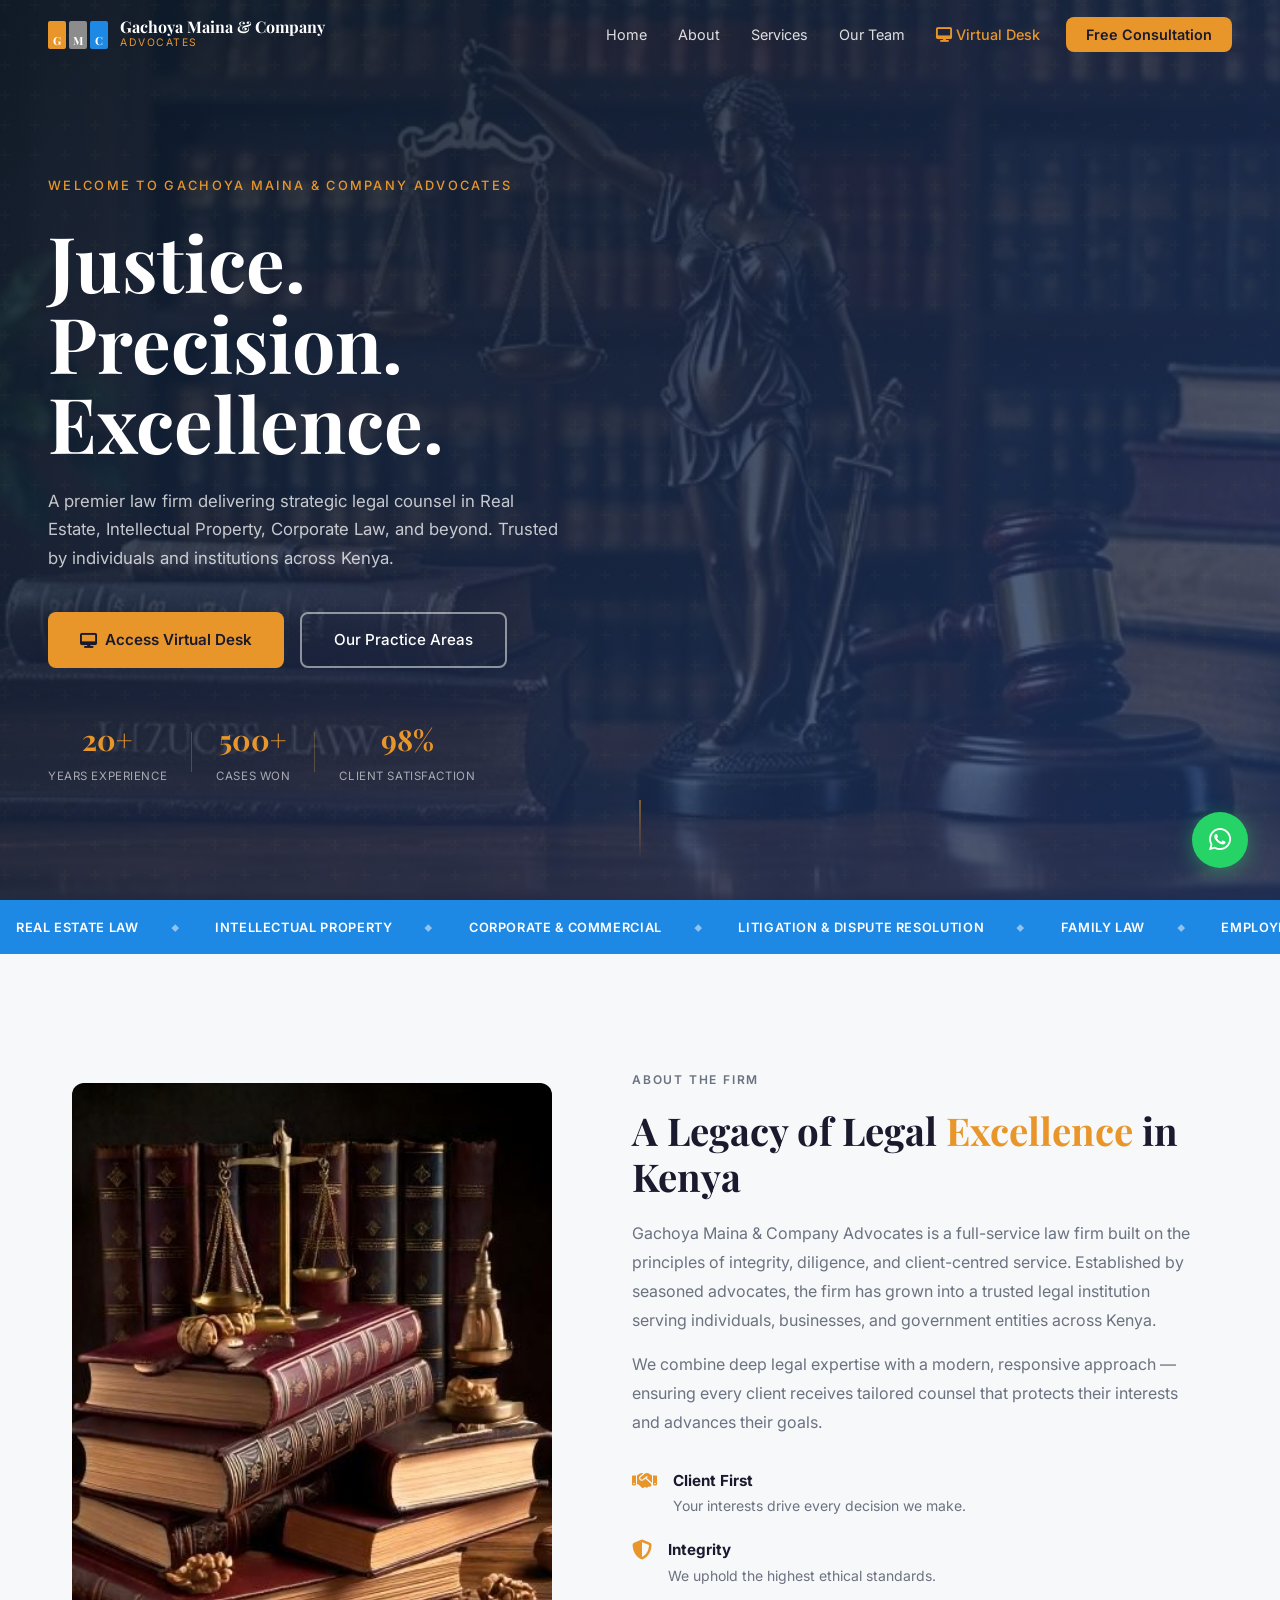
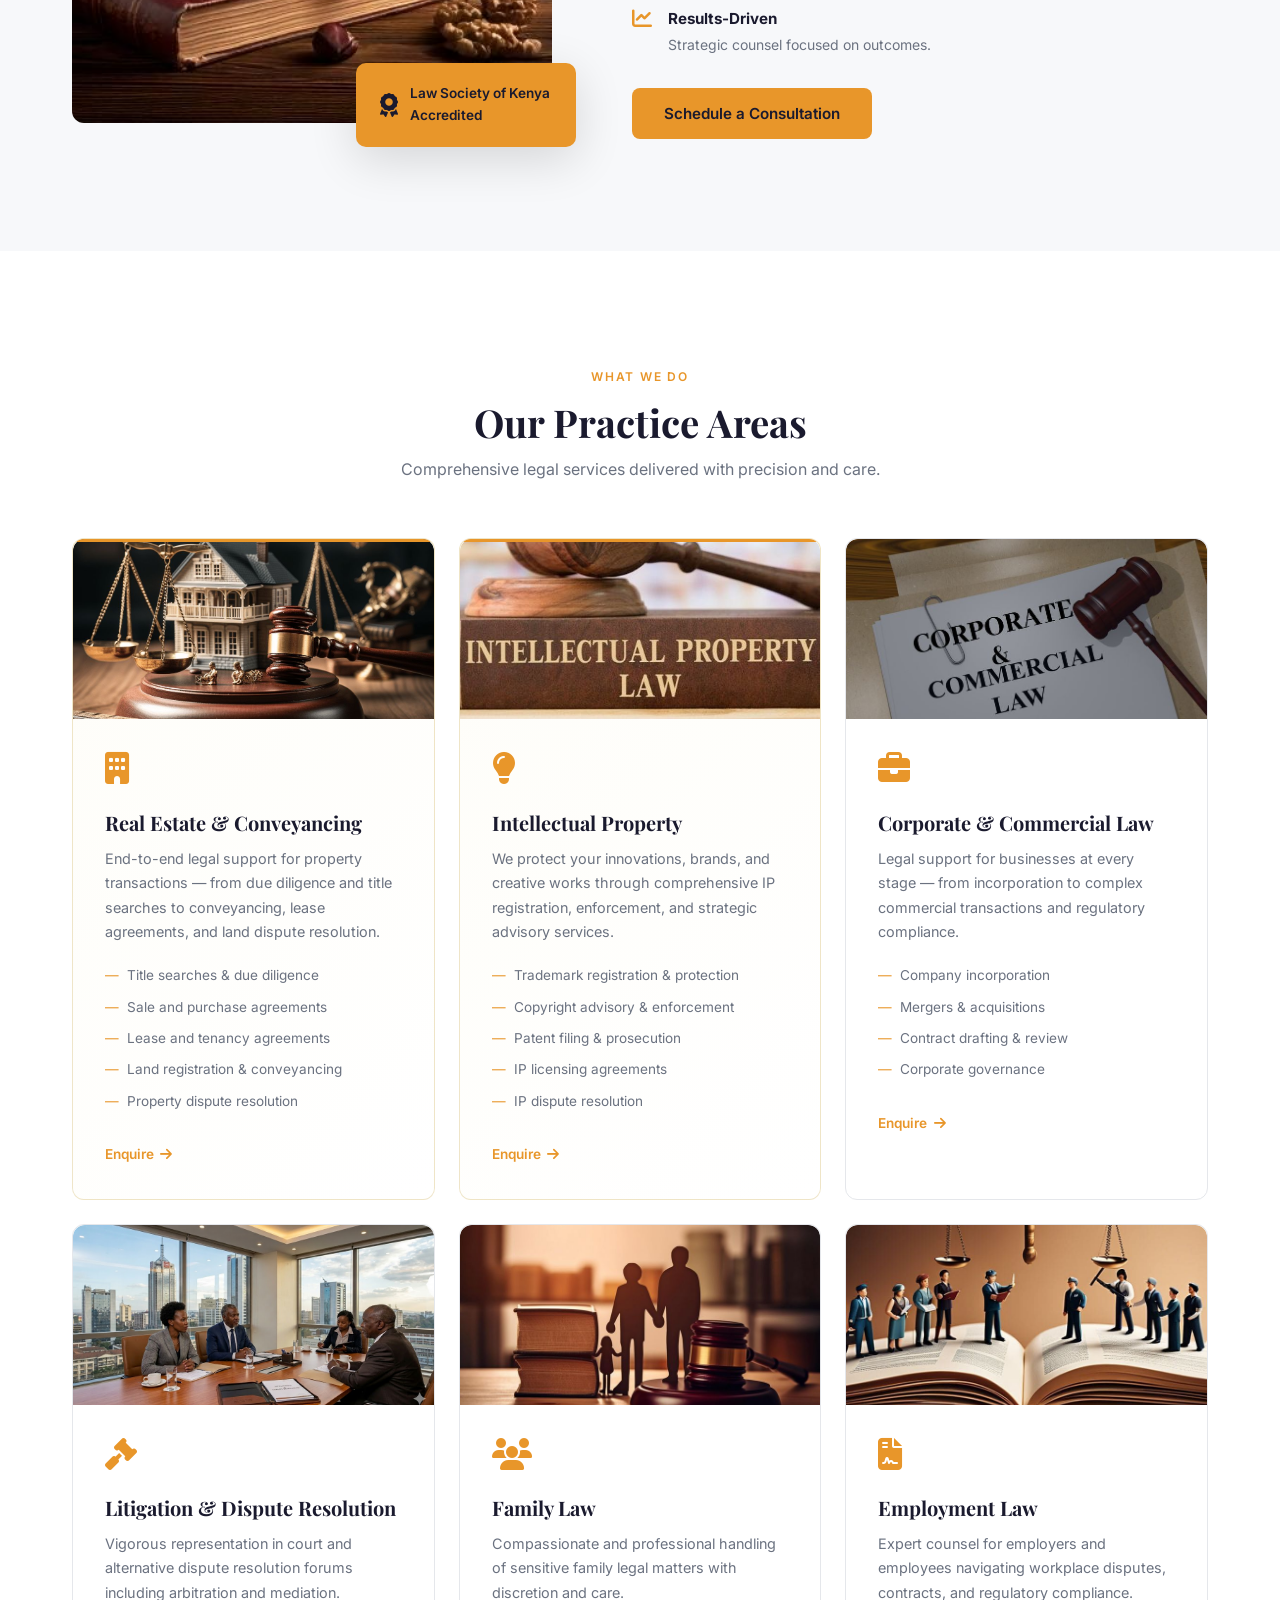
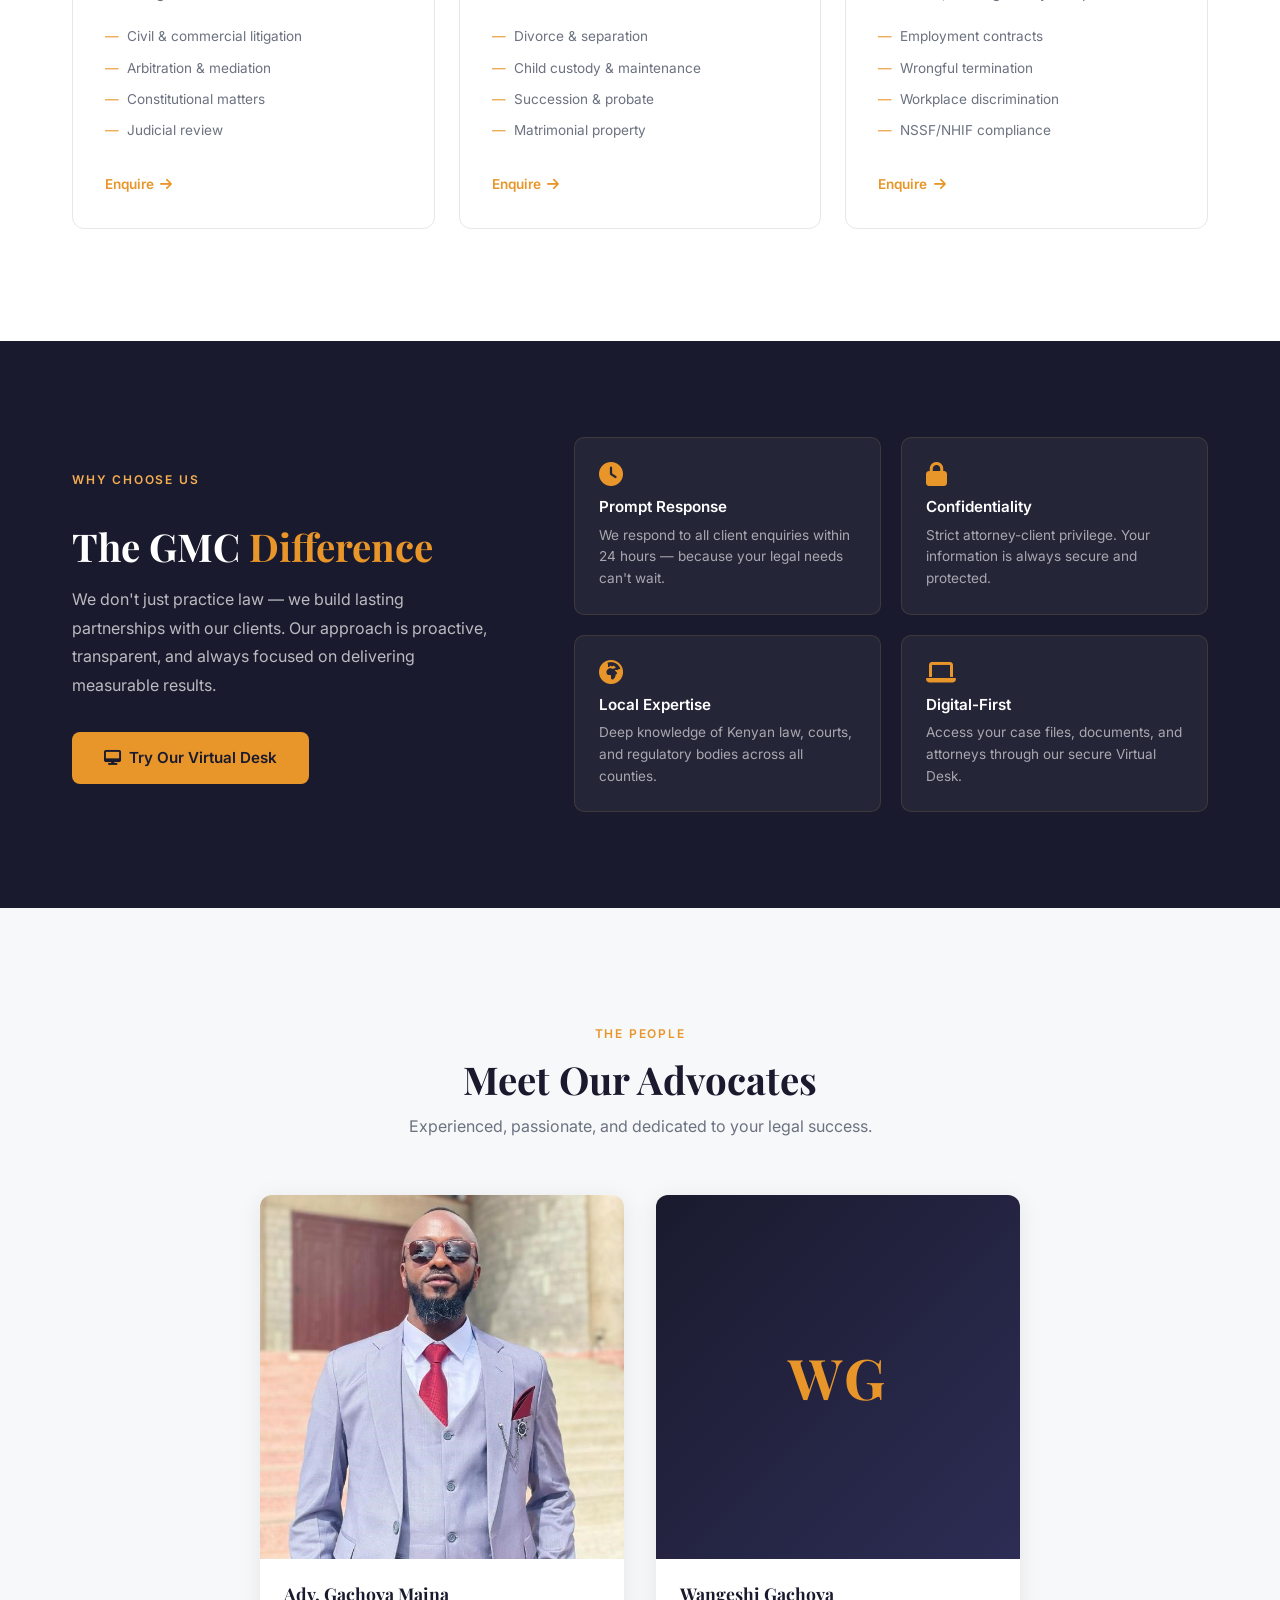
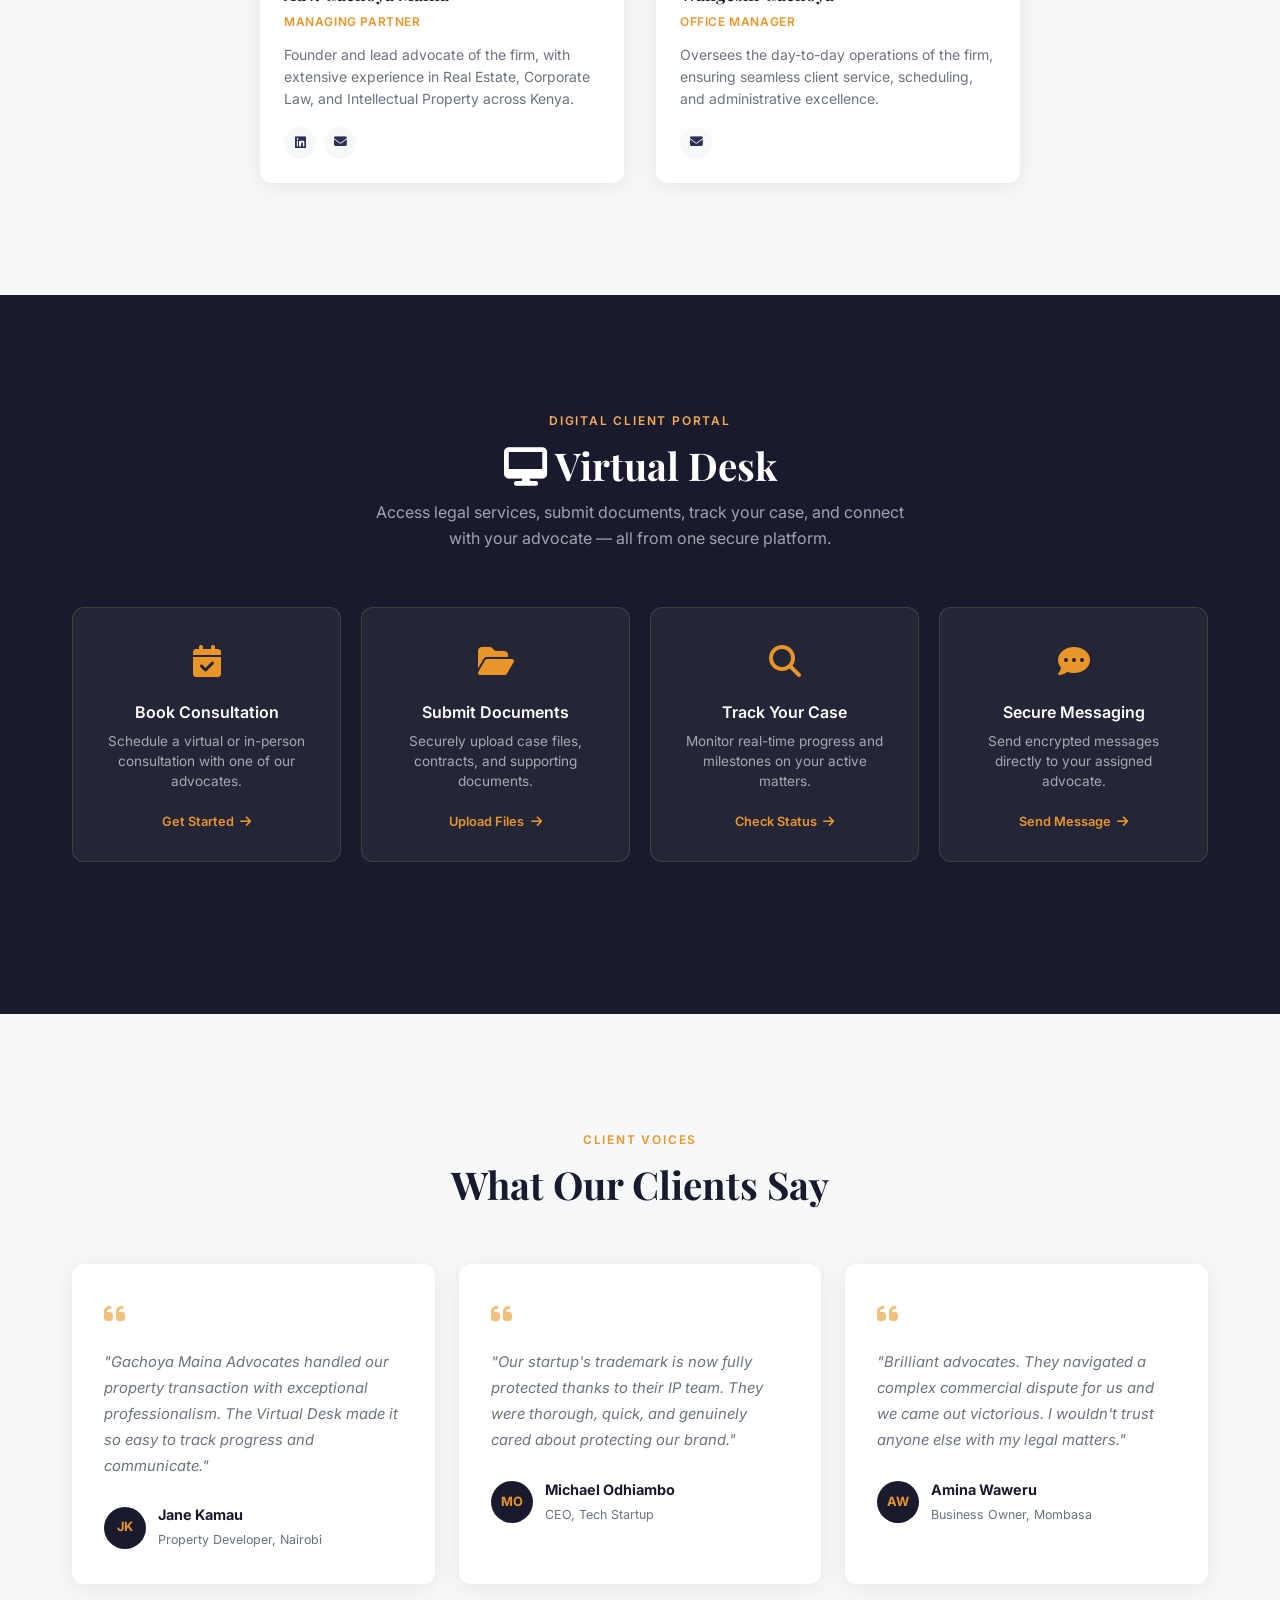
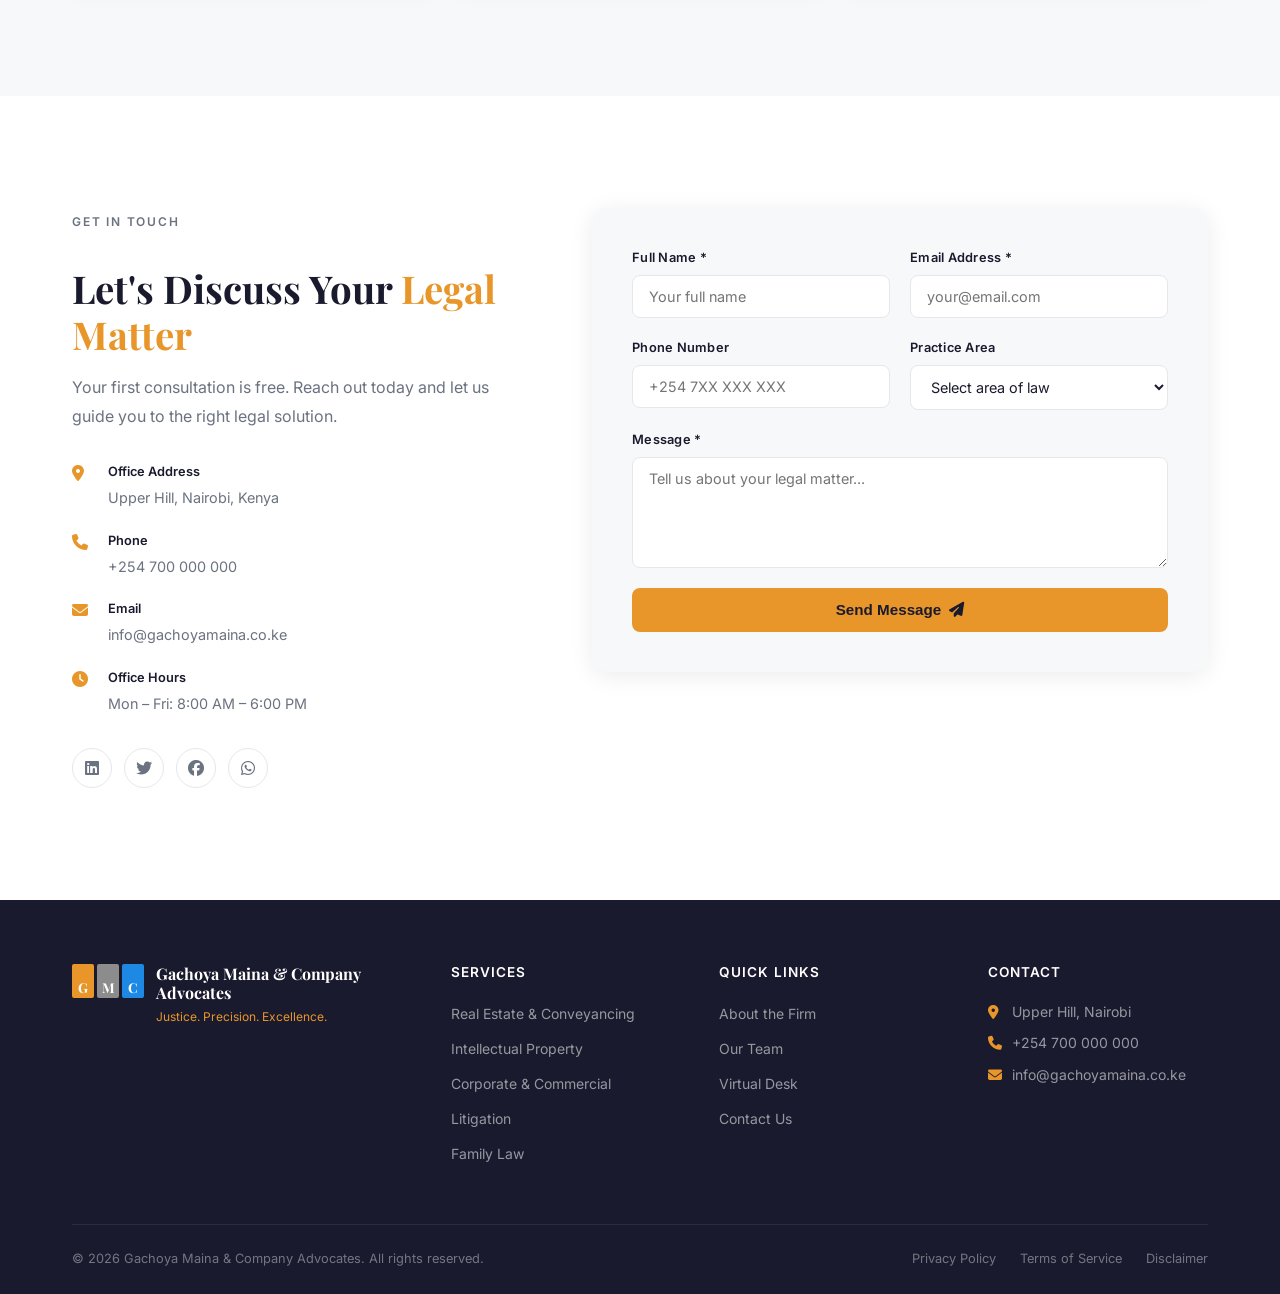
<file: index.html>
<!DOCTYPE html>
<html lang="en">
<head>
  <meta charset="UTF-8" />
  <meta name="viewport" content="width=device-width, initial-scale=1.0" />
  <title>Gachoya Maina & Company Advocates | Legal Excellence</title>
  <link rel="stylesheet" href="style.css" />
  <link href="https://fonts.googleapis.com/css2?family=Playfair+Display:wght@400;600;700&family=Inter:wght@300;400;500;600&display=swap" rel="stylesheet" />
  <link rel="stylesheet" href="https://cdnjs.cloudflare.com/ajax/libs/font-awesome/6.5.0/css/all.min.css" />
</head>
<body>

  <!-- NAV -->
  <nav id="navbar">
    <div class="nav-brand">
      <div class="nav-logo-gmc">
        <div class="gmc-block gmc-g">G</div>
        <div class="gmc-block gmc-m">M</div>
        <div class="gmc-block gmc-c">C</div>
      </div>
      <div class="nav-brand-text">
        <span class="firm-name">Gachoya Maina & Company</span>
        <span class="firm-type">Advocates</span>
      </div>
    </div>
    <ul class="nav-links" id="navLinks">
      <li><a href="#home">Home</a></li>
      <li><a href="#about">About</a></li>
      <li><a href="#services">Services</a></li>
      <li><a href="#team">Our Team</a></li>
      <li><a href="virtual-desk.html" class="nav-vdesk"><i class="fas fa-desktop"></i> Virtual Desk</a></li>
      <li><a href="#contact" class="btn-consult">Free Consultation</a></li>
    </ul>
    <button class="hamburger" id="hamburger"><i class="fas fa-bars"></i></button>
  </nav>

  <!-- HERO -->
  <section id="home" class="hero">
    <div class="hero-bg"></div>
    <div class="hero-overlay"></div>
    <div class="hero-content">
      <p class="hero-eyebrow">Welcome to Gachoya Maina & Company Advocates</p>
      <h1 class="hero-title">Justice.<br/>Precision.<br/>Excellence.</h1>
      <p class="hero-desc">A premier law firm delivering strategic legal counsel in Real Estate, Intellectual Property, Corporate Law, and beyond. Trusted by individuals and institutions across Kenya.</p>
      <div class="hero-cta">
        <a href="virtual-desk.html" class="btn-primary"><i class="fas fa-desktop"></i> Access Virtual Desk</a>
        <a href="#services" class="btn-outline">Our Practice Areas</a>
      </div>
      <div class="hero-badges">
        <div class="badge"><span class="badge-num">20+</span><span class="badge-label">Years Experience</span></div>
        <div class="badge-divider"></div>
        <div class="badge"><span class="badge-num">500+</span><span class="badge-label">Cases Won</span></div>
        <div class="badge-divider"></div>
        <div class="badge"><span class="badge-num">98%</span><span class="badge-label">Client Satisfaction</span></div>
      </div>
    </div>
    <div class="hero-scroll"><span></span></div>
  </section>

  <!-- MARQUEE -->
  <div class="marquee-bar">
    <div class="marquee-track">
      <span>Real Estate Law</span><span class="dot">◆</span>
      <span>Intellectual Property</span><span class="dot">◆</span>
      <span>Corporate & Commercial</span><span class="dot">◆</span>
      <span>Litigation & Dispute Resolution</span><span class="dot">◆</span>
      <span>Family Law</span><span class="dot">◆</span>
      <span>Employment Law</span><span class="dot">◆</span>
      <span>Conveyancing</span><span class="dot">◆</span>
      <span>Real Estate Law</span><span class="dot">◆</span>
      <span>Intellectual Property</span><span class="dot">◆</span>
      <span>Corporate & Commercial</span><span class="dot">◆</span>
      <span>Litigation & Dispute Resolution</span><span class="dot">◆</span>
      <span>Family Law</span><span class="dot">◆</span>
      <span>Employment Law</span><span class="dot">◆</span>
      <span>Conveyancing</span><span class="dot">◆</span>
    </div>
  </div>

  <!-- ABOUT -->
  <section id="about" class="about">
    <div class="container about-grid">
      <div class="about-visual">
        <div class="about-img-frame">
          <div class="about-img-placeholder">
            <img src="Images/Gachoya maina Image 1.jpg" alt="Law books with scales of justice" />
          </div>
          <div class="about-accent-box">
            <i class="fas fa-award"></i>
            <p>Law Society of Kenya Accredited</p>
          </div>
        </div>
      </div>
      <div class="about-text">
        <p class="section-label">About the Firm</p>
        <h2>A Legacy of Legal <span class="gold">Excellence</span> in Kenya</h2>
        <p>Gachoya Maina & Company Advocates is a full-service law firm built on the principles of integrity, diligence, and client-centred service. Established by seasoned advocates, the firm has grown into a trusted legal institution serving individuals, businesses, and government entities across Kenya.</p>
        <p>We combine deep legal expertise with a modern, responsive approach — ensuring every client receives tailored counsel that protects their interests and advances their goals.</p>
        <div class="about-pillars">
          <div class="pillar">
            <i class="fas fa-handshake"></i>
            <div>
              <strong>Client First</strong>
              <span>Your interests drive every decision we make.</span>
            </div>
          </div>
          <div class="pillar">
            <i class="fas fa-shield-alt"></i>
            <div>
              <strong>Integrity</strong>
              <span>We uphold the highest ethical standards.</span>
            </div>
          </div>
          <div class="pillar">
            <i class="fas fa-chart-line"></i>
            <div>
              <strong>Results-Driven</strong>
              <span>Strategic counsel focused on outcomes.</span>
            </div>
          </div>
        </div>
        <a href="#contact" class="btn-primary">Schedule a Consultation</a>
      </div>
    </div>
  </section>

  <!-- SERVICES -->
  <section id="services" class="services">
    <div class="container">
      <div class="section-header center">
        <p class="section-label">What We Do</p>
        <h2>Our Practice Areas</h2>
        <p class="section-sub">Comprehensive legal services delivered with precision and care.</p>
      </div>
      <div class="services-grid">

        <div class="service-card featured">
          <div class="service-card-img"><img src="Images/real Estate law image.jpg" alt="Real Estate Law" /></div>
          <div class="service-icon"><i class="fas fa-building"></i></div>
          <h3>Real Estate & Conveyancing</h3>
          <p>End-to-end legal support for property transactions — from due diligence and title searches to conveyancing, lease agreements, and land dispute resolution.</p>
          <ul class="service-list">
            <li>Title searches & due diligence</li>
            <li>Sale and purchase agreements</li>
            <li>Lease and tenancy agreements</li>
            <li>Land registration & conveyancing</li>
            <li>Property dispute resolution</li>
          </ul>
          <a href="#contact" class="service-link">Enquire <i class="fas fa-arrow-right"></i></a>
        </div>

        <div class="service-card featured">
          <div class="service-card-img"><img src="Images/Intellectual property law.jpg" alt="Intellectual Property Law" /></div>
          <div class="service-icon"><i class="fas fa-lightbulb"></i></div>
          <h3>Intellectual Property</h3>
          <p>We protect your innovations, brands, and creative works through comprehensive IP registration, enforcement, and strategic advisory services.</p>
          <ul class="service-list">
            <li>Trademark registration & protection</li>
            <li>Copyright advisory & enforcement</li>
            <li>Patent filing & prosecution</li>
            <li>IP licensing agreements</li>
            <li>IP dispute resolution</li>
          </ul>
          <a href="#contact" class="service-link">Enquire <i class="fas fa-arrow-right"></i></a>
        </div>

        <div class="service-card">
          <div class="service-card-img"><img src="Images/Corporate Law.jpg" alt="Corporate Law" /></div>
          <div class="service-icon"><i class="fas fa-briefcase"></i></div>
          <h3>Corporate & Commercial Law</h3>
          <p>Legal support for businesses at every stage — from incorporation to complex commercial transactions and regulatory compliance.</p>
          <ul class="service-list">
            <li>Company incorporation</li>
            <li>Mergers & acquisitions</li>
            <li>Contract drafting & review</li>
            <li>Corporate governance</li>
          </ul>
          <a href="#contact" class="service-link">Enquire <i class="fas fa-arrow-right"></i></a>
        </div>

        <div class="service-card">
          <div class="service-card-img"><img src="Images/Litigation & Dispute Resolution.jfif" alt="Litigation & Dispute Resolution" /></div>
          <div class="service-icon"><i class="fas fa-gavel"></i></div>
          <h3>Litigation & Dispute Resolution</h3>
          <p>Vigorous representation in court and alternative dispute resolution forums including arbitration and mediation.</p>
          <ul class="service-list">
            <li>Civil & commercial litigation</li>
            <li>Arbitration & mediation</li>
            <li>Constitutional matters</li>
            <li>Judicial review</li>
          </ul>
          <a href="#contact" class="service-link">Enquire <i class="fas fa-arrow-right"></i></a>
        </div>

        <div class="service-card">
          <div class="service-card-img"><img src="Images/Family law.jpg" alt="Family Law" /></div>
          <div class="service-icon"><i class="fas fa-users"></i></div>
          <h3>Family Law</h3>
          <p>Compassionate and professional handling of sensitive family legal matters with discretion and care.</p>
          <ul class="service-list">
            <li>Divorce & separation</li>
            <li>Child custody & maintenance</li>
            <li>Succession & probate</li>
            <li>Matrimonial property</li>
          </ul>
          <a href="#contact" class="service-link">Enquire <i class="fas fa-arrow-right"></i></a>
        </div>

        <div class="service-card">
          <div class="service-card-img"><img src="Images/Employment Law.jpg" alt="Employment Law" /></div>
          <div class="service-icon"><i class="fas fa-file-contract"></i></div>
          <h3>Employment Law</h3>
          <p>Expert counsel for employers and employees navigating workplace disputes, contracts, and regulatory compliance.</p>
          <ul class="service-list">
            <li>Employment contracts</li>
            <li>Wrongful termination</li>
            <li>Workplace discrimination</li>
            <li>NSSF/NHIF compliance</li>
          </ul>
          <a href="#contact" class="service-link">Enquire <i class="fas fa-arrow-right"></i></a>
        </div>

      </div>
    </div>
  </section>

  <!-- WHY US -->
  <section class="why-us">
    <div class="container">
      <div class="why-us-inner">
        <div class="why-text">
          <p class="section-label light">Why Choose Us</p>
          <h2>The GMC <span class="gold">Difference</span></h2>
          <p>We don't just practice law — we build lasting partnerships with our clients. Our approach is proactive, transparent, and always focused on delivering measurable results.</p>
          <a href="virtual-desk.html" class="btn-primary"><i class="fas fa-desktop"></i> Try Our Virtual Desk</a>
        </div>
        <div class="why-cards">
          <div class="why-card">
            <i class="fas fa-clock"></i>
            <h4>Prompt Response</h4>
            <p>We respond to all client enquiries within 24 hours — because your legal needs can't wait.</p>
          </div>
          <div class="why-card">
            <i class="fas fa-lock"></i>
            <h4>Confidentiality</h4>
            <p>Strict attorney-client privilege. Your information is always secure and protected.</p>
          </div>
          <div class="why-card">
            <i class="fas fa-globe-africa"></i>
            <h4>Local Expertise</h4>
            <p>Deep knowledge of Kenyan law, courts, and regulatory bodies across all counties.</p>
          </div>
          <div class="why-card">
            <i class="fas fa-laptop"></i>
            <h4>Digital-First</h4>
            <p>Access your case files, documents, and attorneys through our secure Virtual Desk.</p>
          </div>
        </div>
      </div>
    </div>
  </section>

  <!-- TEAM -->
  <section id="team" class="team">
    <div class="container">
      <div class="section-header center">
        <p class="section-label">The People</p>
        <h2>Meet Our Advocates</h2>
        <p class="section-sub">Experienced, passionate, and dedicated to your legal success.</p>
      </div>
      <div class="team-grid team-grid--two">
        <div class="team-card">
          <div class="team-photo">
            <img src="Images/Gachoya Maina profile.jpg" alt="Adv. Gachoya Maina" />
          </div>
          <div class="team-info">
            <h3>Adv. Gachoya Maina</h3>
            <span class="team-role">Managing Partner</span>
            <p>Founder and lead advocate of the firm, with extensive experience in Real Estate, Corporate Law, and Intellectual Property across Kenya.</p>
            <div class="team-socials">
              <a href="#"><i class="fab fa-linkedin"></i></a>
              <a href="#"><i class="fas fa-envelope"></i></a>
            </div>
          </div>
        </div>
        <div class="team-card">
          <div class="team-photo team-photo--initials">
            <span>WG</span>
          </div>
          <div class="team-info">
            <h3>Wangeshi Gachoya</h3>
            <span class="team-role">Office Manager</span>
            <p>Oversees the day-to-day operations of the firm, ensuring seamless client service, scheduling, and administrative excellence.</p>
            <div class="team-socials">
              <a href="#"><i class="fas fa-envelope"></i></a>
            </div>
          </div>
        </div>
      </div>
    </div>
  </section>

  <!-- VIRTUAL DESK -->
  <section id="virtual-desk" class="virtual-desk">
    <div class="container">
      <div class="section-header center">
        <p class="section-label">Digital Client Portal</p>
        <h2><i class="fas fa-desktop"></i> Virtual Desk</h2>
        <p class="section-sub">Access legal services, submit documents, track your case, and connect with your advocate — all from one secure platform.</p>
      </div>

      <div class="vdesk-features">
        <div class="vdesk-feature" onclick="openVDesk('consultation')">
          <div class="vdesk-icon"><i class="fas fa-calendar-check"></i></div>
          <h4>Book Consultation</h4>
          <p>Schedule a virtual or in-person consultation with one of our advocates.</p>
          <span class="vdesk-cta">Get Started <i class="fas fa-arrow-right"></i></span>
        </div>
        <div class="vdesk-feature" onclick="openVDesk('documents')">
          <div class="vdesk-icon"><i class="fas fa-folder-open"></i></div>
          <h4>Submit Documents</h4>
          <p>Securely upload case files, contracts, and supporting documents.</p>
          <span class="vdesk-cta">Upload Files <i class="fas fa-arrow-right"></i></span>
        </div>
        <div class="vdesk-feature" onclick="openVDesk('tracker')">
          <div class="vdesk-icon"><i class="fas fa-search"></i></div>
          <h4>Track Your Case</h4>
          <p>Monitor real-time progress and milestones on your active matters.</p>
          <span class="vdesk-cta">Check Status <i class="fas fa-arrow-right"></i></span>
        </div>
        <div class="vdesk-feature" onclick="openVDesk('message')">
          <div class="vdesk-icon"><i class="fas fa-comment-dots"></i></div>
          <h4>Secure Messaging</h4>
          <p>Send encrypted messages directly to your assigned advocate.</p>
          <span class="vdesk-cta">Send Message <i class="fas fa-arrow-right"></i></span>
        </div>
      </div>

      <div class="vdesk-portal" id="vdeskPortal">

        <!-- Consultation Tab -->
        <div class="vdesk-tab" id="tab-consultation">
          <div class="vdesk-tab-header">
            <h3><i class="fas fa-calendar-check"></i> Book a Consultation</h3>
            <button class="tab-close" onclick="closeVDesk()"><i class="fas fa-times"></i></button>
          </div>
          <form class="vdesk-form" onsubmit="handleVDeskSubmit(event, 'consultation')">
            <div class="form-row">
              <div class="form-group">
                <label>Full Name *</label>
                <input type="text" placeholder="Your full name" required />
              </div>
              <div class="form-group">
                <label>Email Address *</label>
                <input type="email" placeholder="your@email.com" required />
              </div>
            </div>
            <div class="form-row">
              <div class="form-group">
                <label>Phone Number *</label>
                <input type="tel" placeholder="+254 7XX XXX XXX" required />
              </div>
              <div class="form-group">
                <label>Practice Area *</label>
                <select required>
                  <option value="">Select area of law</option>
                  <option>Real Estate & Conveyancing</option>
                  <option>Intellectual Property</option>
                  <option>Corporate & Commercial</option>
                  <option>Litigation & Dispute Resolution</option>
                  <option>Family Law</option>
                  <option>Employment Law</option>
                  <option>Other</option>
                </select>
              </div>
            </div>
            <div class="form-row">
              <div class="form-group">
                <label>Preferred Date *</label>
                <input type="date" required />
              </div>
              <div class="form-group">
                <label>Consultation Type *</label>
                <select required>
                  <option value="">Select type</option>
                  <option>Virtual (Video Call)</option>
                  <option>Phone Call</option>
                  <option>In-Person (Nairobi Office)</option>
                </select>
              </div>
            </div>
            <div class="form-group">
              <label>Brief Description of Your Matter</label>
              <textarea rows="4" placeholder="Briefly describe your legal issue or question..."></textarea>
            </div>
            <button type="submit" class="btn-primary full-width"><i class="fas fa-calendar-check"></i> Confirm Booking</button>
          </form>
        </div>

        <!-- Documents Tab -->
        <div class="vdesk-tab hidden" id="tab-documents">
          <div class="vdesk-tab-header">
            <h3><i class="fas fa-folder-open"></i> Submit Documents</h3>
            <button class="tab-close" onclick="closeVDesk()"><i class="fas fa-times"></i></button>
          </div>
          <form class="vdesk-form" onsubmit="handleVDeskSubmit(event, 'documents')">
            <div class="form-row">
              <div class="form-group">
                <label>Full Name *</label>
                <input type="text" placeholder="Your full name" required />
              </div>
              <div class="form-group">
                <label>Case / Reference Number</label>
                <input type="text" placeholder="e.g. GMA/2024/001 (if known)" />
              </div>
            </div>
            <div class="form-group">
              <label>Document Type *</label>
              <select required>
                <option value="">Select document type</option>
                <option>Title Deed / Land Documents</option>
                <option>Sale Agreement</option>
                <option>Identification Documents</option>
                <option>Court Documents</option>
                <option>Business Registration Certificates</option>
                <option>IP Registration Documents</option>
                <option>Employment Documents</option>
                <option>Other</option>
              </select>
            </div>
            <div class="form-group">
              <label>Upload Files *</label>
              <div class="upload-zone" id="uploadZone">
                <i class="fas fa-cloud-upload-alt"></i>
                <p>Drag & drop files here or <span onclick="document.getElementById('fileInput').click()">browse</span></p>
                <small>Accepted: PDF, DOC, DOCX, JPG, PNG (Max 10MB each)</small>
                <input type="file" id="fileInput" multiple accept=".pdf,.doc,.docx,.jpg,.png" onchange="handleFileSelect(event)" />
              </div>
              <div id="fileList" class="file-list"></div>
            </div>
            <div class="form-group">
              <label>Additional Notes</label>
              <textarea rows="3" placeholder="Any specific instructions or context for these documents..."></textarea>
            </div>
            <button type="submit" class="btn-primary full-width"><i class="fas fa-upload"></i> Submit Documents</button>
          </form>
        </div>

        <!-- Tracker Tab -->
        <div class="vdesk-tab hidden" id="tab-tracker">
          <div class="vdesk-tab-header">
            <h3><i class="fas fa-search"></i> Track Your Case</h3>
            <button class="tab-close" onclick="closeVDesk()"><i class="fas fa-times"></i></button>
          </div>
          <div class="vdesk-form">
            <div class="tracker-search">
              <div class="form-group">
                <label>Enter Your Case / Reference Number</label>
                <div class="search-row">
                  <input type="text" id="caseRef" placeholder="e.g. GMA/2024/001" />
                  <button class="btn-primary" onclick="trackCase()"><i class="fas fa-search"></i> Track</button>
                </div>
              </div>
              <div class="form-group">
                <label>Your Email (for verification)</label>
                <input type="email" id="caseEmail" placeholder="your@email.com" />
              </div>
            </div>
            <div id="caseResult" class="case-result hidden">
              <div class="case-header">
                <div>
                  <h4>GMA/2024/001 — Land Transfer Matter</h4>
                  <span class="case-status active">In Progress</span>
                </div>
                <span class="case-advocate">Adv. James Gachoya</span>
              </div>
              <div class="case-timeline">
                <div class="timeline-step done">
                  <div class="step-dot"><i class="fas fa-check"></i></div>
                  <div class="step-info">
                    <strong>Initial Consultation</strong>
                    <span>Completed — 12 Jan 2024</span>
                  </div>
                </div>
                <div class="timeline-step done">
                  <div class="step-dot"><i class="fas fa-check"></i></div>
                  <div class="step-info">
                    <strong>Documents Received</strong>
                    <span>Completed — 18 Jan 2024</span>
                  </div>
                </div>
                <div class="timeline-step done">
                  <div class="step-dot"><i class="fas fa-check"></i></div>
                  <div class="step-info">
                    <strong>Title Search Filed</strong>
                    <span>Completed — 25 Jan 2024</span>
                  </div>
                </div>
                <div class="timeline-step active">
                  <div class="step-dot"><i class="fas fa-spinner fa-spin"></i></div>
                  <div class="step-info">
                    <strong>Conveyancing in Progress</strong>
                    <span>In Progress — Est. completion: 15 Feb 2024</span>
                  </div>
                </div>
                <div class="timeline-step pending">
                  <div class="step-dot"></div>
                  <div class="step-info">
                    <strong>Final Registration</strong>
                    <span>Pending</span>
                  </div>
                </div>
              </div>
            </div>
          </div>
        </div>

        <!-- Message Tab -->
        <div class="vdesk-tab hidden" id="tab-message">
          <div class="vdesk-tab-header">
            <h3><i class="fas fa-comment-dots"></i> Secure Message</h3>
            <button class="tab-close" onclick="closeVDesk()"><i class="fas fa-times"></i></button>
          </div>
          <form class="vdesk-form" onsubmit="handleVDeskSubmit(event, 'message')">
            <div class="form-row">
              <div class="form-group">
                <label>Your Name *</label>
                <input type="text" placeholder="Your full name" required />
              </div>
              <div class="form-group">
                <label>Email *</label>
                <input type="email" placeholder="your@email.com" required />
              </div>
            </div>
            <div class="form-row">
              <div class="form-group">
                <label>Recipient Advocate</label>
                <select>
                  <option>Adv. James Gachoya (Real Estate)</option>
                  <option>Adv. Sarah Maina (IP & Corporate)</option>
                  <option>Adv. Daniel Kariuki (Litigation)</option>
                  <option>General Enquiry</option>
                </select>
              </div>
              <div class="form-group">
                <label>Case Reference (if any)</label>
                <input type="text" placeholder="e.g. GMA/2024/001" />
              </div>
            </div>
            <div class="form-group">
              <label>Subject *</label>
              <input type="text" placeholder="Message subject" required />
            </div>
            <div class="form-group">
              <label>Your Message *</label>
              <textarea rows="5" placeholder="Type your message here. All communications are strictly confidential and protected by attorney-client privilege." required></textarea>
            </div>
            <div class="secure-notice"><i class="fas fa-lock"></i> This message is end-to-end encrypted and protected by attorney-client privilege.</div>
            <button type="submit" class="btn-primary full-width"><i class="fas fa-paper-plane"></i> Send Secure Message</button>
          </form>
        </div>

      </div><!-- /vdesk-portal -->

      <!-- Success message -->
      <div class="vdesk-success hidden" id="vdeskSuccess">
        <i class="fas fa-check-circle"></i>
        <h3>Submitted Successfully!</h3>
        <p id="successMessage">Your request has been received. An advocate will be in touch shortly.</p>
        <button class="btn-primary" onclick="resetVDesk()">Return to Virtual Desk</button>
      </div>

    </div>
  </section>

  <!-- TESTIMONIALS -->
  <section class="testimonials">
    <div class="container">
      <div class="section-header center">
        <p class="section-label">Client Voices</p>
        <h2>What Our Clients Say</h2>
      </div>
      <div class="testimonials-grid">
        <div class="testimonial-card">
          <div class="quote-icon"><i class="fas fa-quote-left"></i></div>
          <p>"Gachoya Maina Advocates handled our property transaction with exceptional professionalism. The Virtual Desk made it so easy to track progress and communicate."</p>
          <div class="client-info">
            <div class="client-avatar">JK</div>
            <div>
              <strong>Jane Kamau</strong>
              <span>Property Developer, Nairobi</span>
            </div>
          </div>
        </div>
        <div class="testimonial-card">
          <div class="quote-icon"><i class="fas fa-quote-left"></i></div>
          <p>"Our startup's trademark is now fully protected thanks to their IP team. They were thorough, quick, and genuinely cared about protecting our brand."</p>
          <div class="client-info">
            <div class="client-avatar">MO</div>
            <div>
              <strong>Michael Odhiambo</strong>
              <span>CEO, Tech Startup</span>
            </div>
          </div>
        </div>
        <div class="testimonial-card">
          <div class="quote-icon"><i class="fas fa-quote-left"></i></div>
          <p>"Brilliant advocates. They navigated a complex commercial dispute for us and we came out victorious. I wouldn't trust anyone else with my legal matters."</p>
          <div class="client-info">
            <div class="client-avatar">AW</div>
            <div>
              <strong>Amina Waweru</strong>
              <span>Business Owner, Mombasa</span>
            </div>
          </div>
        </div>
      </div>
    </div>
  </section>

  <!-- CONTACT -->
  <section id="contact" class="contact">
    <div class="container contact-grid">
      <div class="contact-info">
        <p class="section-label">Get In Touch</p>
        <h2>Let's Discuss Your <span class="gold">Legal Matter</span></h2>
        <p>Your first consultation is free. Reach out today and let us guide you to the right legal solution.</p>
        <div class="contact-details">
          <div class="contact-item">
            <i class="fas fa-map-marker-alt"></i>
            <div>
              <strong>Office Address</strong>
              <span>Upper Hill, Nairobi, Kenya</span>
            </div>
          </div>
          <div class="contact-item">
            <i class="fas fa-phone"></i>
            <div>
              <strong>Phone</strong>
              <span>+254 700 000 000</span>
            </div>
          </div>
          <div class="contact-item">
            <i class="fas fa-envelope"></i>
            <div>
              <strong>Email</strong>
              <span>info@gachoyamaina.co.ke</span>
            </div>
          </div>
          <div class="contact-item">
            <i class="fas fa-clock"></i>
            <div>
              <strong>Office Hours</strong>
              <span>Mon – Fri: 8:00 AM – 6:00 PM</span>
            </div>
          </div>
        </div>
        <div class="contact-socials">
          <a href="#"><i class="fab fa-linkedin"></i></a>
          <a href="#"><i class="fab fa-twitter"></i></a>
          <a href="#"><i class="fab fa-facebook"></i></a>
          <a href="#"><i class="fab fa-whatsapp"></i></a>
        </div>
      </div>
      <form class="contact-form" id="contactForm" onsubmit="handleContactSubmit(event)">
        <div class="form-row">
          <div class="form-group">
            <label>Full Name *</label>
            <input type="text" placeholder="Your full name" required />
          </div>
          <div class="form-group">
            <label>Email Address *</label>
            <input type="email" placeholder="your@email.com" required />
          </div>
        </div>
        <div class="form-row">
          <div class="form-group">
            <label>Phone Number</label>
            <input type="tel" placeholder="+254 7XX XXX XXX" />
          </div>
          <div class="form-group">
            <label>Practice Area</label>
            <select>
              <option value="">Select area of law</option>
              <option>Real Estate & Conveyancing</option>
              <option>Intellectual Property</option>
              <option>Corporate & Commercial</option>
              <option>Litigation</option>
              <option>Family Law</option>
              <option>Employment Law</option>
              <option>Other</option>
            </select>
          </div>
        </div>
        <div class="form-group">
          <label>Message *</label>
          <textarea rows="5" placeholder="Tell us about your legal matter..." required></textarea>
        </div>
        <button type="submit" class="btn-primary full-width">Send Message <i class="fas fa-paper-plane"></i></button>
        <div id="contactSuccess" class="form-success hidden"><i class="fas fa-check-circle"></i> Message sent! We'll respond within 24 hours.</div>
      </form>
    </div>
  </section>

  <!-- FOOTER -->
  <footer>
    <div class="container footer-inner">
      <div class="footer-top">
        <div class="footer-brand">
          <div class="nav-logo-gmc footer-gmc">
            <div class="gmc-block gmc-g">G</div>
            <div class="gmc-block gmc-m">M</div>
            <div class="gmc-block gmc-c">C</div>
          </div>
          <div>
            <strong>Gachoya Maina & Company Advocates</strong>
            <span>Justice. Precision. Excellence.</span>
          </div>
        </div>
        <div class="footer-links-group">
          <h4>Services</h4>
          <ul>
            <li><a href="#services">Real Estate & Conveyancing</a></li>
            <li><a href="#services">Intellectual Property</a></li>
            <li><a href="#services">Corporate & Commercial</a></li>
            <li><a href="#services">Litigation</a></li>
            <li><a href="#services">Family Law</a></li>
          </ul>
        </div>
        <div class="footer-links-group">
          <h4>Quick Links</h4>
          <ul>
            <li><a href="#about">About the Firm</a></li>
            <li><a href="#team">Our Team</a></li>
            <li><a href="virtual-desk.html">Virtual Desk</a></li>
            <li><a href="#contact">Contact Us</a></li>
          </ul>
        </div>
        <div class="footer-links-group">
          <h4>Contact</h4>
          <ul>
            <li><i class="fas fa-map-marker-alt"></i> Upper Hill, Nairobi</li>
            <li><i class="fas fa-phone"></i> +254 700 000 000</li>
            <li><i class="fas fa-envelope"></i> info@gachoyamaina.co.ke</li>
          </ul>
        </div>
      </div>
      <div class="footer-bottom">
        <p>&copy; 2026 Gachoya Maina & Company Advocates. All rights reserved.</p>
        <div class="footer-legal">
          <a href="#">Privacy Policy</a>
          <a href="#">Terms of Service</a>
          <a href="#">Disclaimer</a>
        </div>
      </div>
    </div>
  </footer>

  <!-- WhatsApp Float -->
  <a href="https://wa.me/254700000000" class="whatsapp-float" target="_blank" title="Chat on WhatsApp">
    <i class="fab fa-whatsapp"></i>
  </a>

  <script src="script.js"></script>
</body>
</html>
</file>
<file: style.css>
/* ===== RESET & BASE ===== */
*, *::before, *::after { box-sizing: border-box; margin: 0; padding: 0; }

:root {
  --navy: #1a1a2e;
  --navy-mid: #222244;
  --navy-light: #2d2d55;
  --orange: #E8962A;
  --orange-light: #f5ad52;
  --gray-mid: #8C8C8C;
  --blue: #1E88E5;
  --blue-light: #42a5f5;
  --gold: #E8962A;
  --gold-light: #f5ad52;
  --white: #ffffff;
  --off-white: #f7f8fa;
  --text: #1a1a2e;
  --text-light: #6b7280;
  --border: #e5e7eb;
  --radius: 8px;
  --transition: 0.3s ease;
  --shadow: 0 4px 24px rgba(0,0,0,0.08);
  --shadow-lg: 0 12px 48px rgba(0,0,0,0.14);
}

html { scroll-behavior: smooth; }

body {
  font-family: 'Inter', sans-serif;
  color: var(--text);
  background: var(--white);
  line-height: 1.6;
  overflow-x: hidden;
}

h1, h2, h3, h4 { font-family: 'Playfair Display', serif; line-height: 1.2; }
h2 { font-size: clamp(1.8rem, 3vw, 2.6rem); }
h3 { font-size: 1.25rem; }

.container { max-width: 1200px; margin: 0 auto; padding: 0 2rem; }
.center { text-align: center; }
.gold { color: var(--gold); }

/* ===== BUTTONS ===== */
.btn-primary {
  display: inline-flex; align-items: center; gap: 0.5rem;
  background: var(--gold);
  color: var(--navy);
  padding: 0.85rem 2rem;
  border-radius: var(--radius);
  font-weight: 600;
  font-size: 0.95rem;
  text-decoration: none;
  border: none; cursor: pointer;
  transition: var(--transition);
  white-space: nowrap;
}
.btn-primary:hover { background: var(--gold-light); transform: translateY(-2px); box-shadow: 0 6px 20px rgba(201,168,76,0.35); }

.btn-outline {
  display: inline-flex; align-items: center; gap: 0.5rem;
  background: transparent;
  color: var(--white);
  padding: 0.85rem 2rem;
  border-radius: var(--radius);
  border: 2px solid rgba(255,255,255,0.5);
  font-weight: 500;
  font-size: 0.95rem;
  text-decoration: none;
  transition: var(--transition);
}
.btn-outline:hover { border-color: var(--gold); color: var(--gold); }

.full-width { width: 100%; justify-content: center; }

/* ===== SECTION LABELS ===== */
.section-label {
  display: inline-block;
  font-size: 0.75rem;
  font-weight: 600;
  letter-spacing: 0.15em;
  text-transform: uppercase;
  color: var(--gold);
  margin-bottom: 0.75rem;
}
.section-label.light { color: var(--gold-light); }

.section-header { margin-bottom: 3.5rem; }
.section-sub { color: var(--text-light); max-width: 540px; margin: 0.75rem auto 0; }

/* ===== NAVBAR ===== */
#navbar {
  position: fixed; top: 0; left: 0; right: 0; z-index: 1000;
  display: flex; align-items: center; justify-content: space-between;
  padding: 1.1rem 3rem;
  background: transparent;
  transition: background 0.4s, box-shadow 0.4s, padding 0.3s;
}
#navbar.scrolled {
  background: var(--navy);
  box-shadow: 0 2px 20px rgba(0,0,0,0.25);
  padding: 0.75rem 3rem;
}

.nav-brand { display: flex; align-items: center; gap: 0.75rem; text-decoration: none; }
/* ===== GMC LOGO ===== */
.nav-logo-gmc {
  display: flex; gap: 3px; flex-shrink: 0;
}
.gmc-block {
  width: 18px; height: 28px;
  display: flex; align-items: flex-end; justify-content: center;
  padding-bottom: 3px;
  border-radius: 2px;
  font-family: 'Playfair Display', serif;
  font-size: 0.7rem; font-weight: 700;
  color: #fff; line-height: 1;
}
.gmc-g { background: #E8962A; }
.gmc-m { background: #8C8C8C; }
.gmc-c { background: #1E88E5; }

.footer-gmc .gmc-block { width: 22px; height: 34px; font-size: 0.85rem; padding-bottom: 4px; }
.nav-brand-text { display: flex; flex-direction: column; }
.firm-name { color: var(--white); font-family: 'Playfair Display', serif; font-size: 1rem; font-weight: 700; line-height: 1.1; }
.firm-type { color: var(--gold); font-size: 0.65rem; letter-spacing: 0.15em; text-transform: uppercase; }

.nav-links { display: flex; align-items: center; gap: 0.25rem; list-style: none; }
.nav-links a { color: rgba(255,255,255,0.85); text-decoration: none; padding: 0.5rem 0.85rem; border-radius: 6px; font-size: 0.9rem; transition: var(--transition); }
.nav-links a:hover { color: var(--gold); }
.nav-links .nav-vdesk { color: var(--gold); font-weight: 500; }
.nav-links .btn-consult {
  background: var(--gold); color: var(--navy);
  font-weight: 600; padding: 0.55rem 1.25rem;
  border-radius: var(--radius); margin-left: 0.5rem;
}
.nav-links .btn-consult:hover { background: var(--gold-light); }

.hamburger { display: none; background: none; border: none; color: var(--white); font-size: 1.5rem; cursor: pointer; }

/* ===== HERO ===== */
.hero {
  position: relative; min-height: 100vh;
  display: flex; align-items: center;
  overflow: hidden;
}
.hero-bg {
  position: absolute; inset: 0;
  background: url('Images/Gachoya maina Hero section.jpg') center center / cover no-repeat;
}
.hero-bg::after {
  content: '';
  position: absolute; inset: 0;
  background: linear-gradient(135deg, rgba(13,27,42,0.88) 0%, rgba(26,42,74,0.82) 50%, rgba(30,58,110,0.75) 100%);
}
.hero-overlay {
  position: absolute; inset: 0;
  background: url("data:image/svg+xml,%3Csvg width='60' height='60' viewBox='0 0 60 60' xmlns='http://www.w3.org/2000/svg'%3E%3Cg fill='none' fill-rule='evenodd'%3E%3Cg fill='%23c9a84c' fill-opacity='0.03'%3E%3Cpath d='M36 34v-4h-2v4h-4v2h4v4h2v-4h4v-2h-4zm0-30V0h-2v4h-4v2h4v4h2V6h4V4h-4zM6 34v-4H4v4H0v2h4v4h2v-4h4v-2H6zM6 4V0H4v4H0v2h4v4h2V6h4V4H6z'/%3E%3C/g%3E%3C/g%3E%3C/svg%3E");
}
.hero-content {
  position: relative; z-index: 2;
  max-width: 700px;
  padding: 8rem 3rem 4rem;
}
.hero-eyebrow {
  font-size: 0.8rem; letter-spacing: 0.18em; text-transform: uppercase;
  color: var(--gold); margin-bottom: 1.5rem; font-weight: 500;
}
.hero-title {
  font-size: clamp(3rem, 6vw, 5.5rem);
  color: var(--white); line-height: 1.05;
  margin-bottom: 1.5rem;
  font-weight: 700;
}
.hero-desc { color: rgba(255,255,255,0.75); font-size: 1.05rem; max-width: 520px; margin-bottom: 2.5rem; line-height: 1.7; }
.hero-cta { display: flex; gap: 1rem; flex-wrap: wrap; margin-bottom: 3rem; }
.hero-badges { display: flex; align-items: center; gap: 0; flex-wrap: wrap; }
.badge { text-align: center; padding: 0 1.5rem; }
.badge:first-child { padding-left: 0; }
.badge-num { display: block; font-size: 1.8rem; font-weight: 700; color: var(--gold); font-family: 'Playfair Display', serif; }
.badge-label { font-size: 0.72rem; color: rgba(255,255,255,0.6); letter-spacing: 0.05em; text-transform: uppercase; }
.badge-divider { width: 1px; height: 40px; background: rgba(201,168,76,0.3); }

.hero-scroll {
  position: absolute; bottom: 2.5rem; left: 50%; transform: translateX(-50%);
  display: flex; flex-direction: column; align-items: center;
}
.hero-scroll span {
  display: block; width: 1px; height: 60px;
  background: linear-gradient(to bottom, var(--gold), transparent);
  animation: scrollPulse 2s ease-in-out infinite;
}
@keyframes scrollPulse { 0%,100% { opacity: 1; } 50% { opacity: 0.3; } }

/* ===== MARQUEE ===== */
.marquee-bar {
  background: var(--blue);
  padding: 0.9rem 0;
  overflow: hidden;
  white-space: nowrap;
}
.marquee-track {
  display: inline-block;
  animation: marquee 30s linear infinite;
}
.marquee-track span { font-size: 0.8rem; font-weight: 600; color: #fff; letter-spacing: 0.05em; text-transform: uppercase; margin: 0 1rem; }
.marquee-track .dot { color: rgba(255,255,255,0.5); font-size: 0.5rem; vertical-align: middle; }
@keyframes marquee { 0% { transform: translateX(0); } 100% { transform: translateX(-50%); } }

/* ===== ABOUT ===== */
.about { padding: 7rem 0; background: var(--off-white); }
.about-grid { display: grid; grid-template-columns: 1fr 1.2fr; gap: 5rem; align-items: center; }

.about-img-frame { position: relative; }
.about-img-placeholder {
  width: 100%; aspect-ratio: 3/4;
  border-radius: 12px;
  overflow: hidden;
}
.about-img-placeholder img {
  width: 100%; height: 100%; object-fit: cover; display: block;
}
.about-accent-box {
  position: absolute; bottom: -1.5rem; right: -1.5rem;
  background: var(--gold);
  border-radius: 10px;
  padding: 1.25rem 1.5rem;
  display: flex; align-items: center; gap: 0.75rem;
  color: var(--navy); font-weight: 600; font-size: 0.85rem;
  max-width: 220px;
  box-shadow: var(--shadow-lg);
}
.about-accent-box i { font-size: 1.5rem; flex-shrink: 0; }

.about-text h2 { margin-bottom: 1.25rem; }
.about-text p { color: var(--text-light); margin-bottom: 1rem; line-height: 1.8; }

.about-pillars { margin: 2rem 0; display: flex; flex-direction: column; gap: 1.25rem; }
.pillar { display: flex; align-items: flex-start; gap: 1rem; }
.pillar i { font-size: 1.25rem; color: var(--gold); flex-shrink: 0; margin-top: 2px; }
.pillar div { display: flex; flex-direction: column; }
.pillar strong { font-size: 0.95rem; color: var(--navy); margin-bottom: 0.15rem; }
.pillar span { font-size: 0.875rem; color: var(--text-light); }

/* ===== SERVICES ===== */
.services { padding: 7rem 0; }
.services-grid { display: grid; grid-template-columns: repeat(3, 1fr); gap: 1.5rem; }

.service-card {
  background: var(--white);
  border: 1px solid var(--border);
  border-radius: 12px;
  padding: 2rem;
  transition: var(--transition);
  position: relative;
  overflow: hidden;
}
.service-card::before {
  content: '';
  position: absolute; top: 0; left: 0; right: 0; height: 3px;
  background: var(--gold);
  transform: scaleX(0); transform-origin: left;
  transition: transform 0.3s ease;
}
.service-card:hover { box-shadow: var(--shadow-lg); transform: translateY(-4px); }
.service-card:hover::before { transform: scaleX(1); }
.service-card.featured { border-color: rgba(201,168,76,0.3); background: linear-gradient(135deg, #fefdf8 0%, #fff 100%); }
.service-card.featured::before { transform: scaleX(1); }

.service-card-img { margin: -2rem -2rem 1.5rem; overflow: hidden; border-radius: 12px 12px 0 0; height: 180px; }
.service-card-img img { width: 100%; height: 100%; object-fit: cover; display: block; transition: transform 0.4s ease; }
.service-card:hover .service-card-img img { transform: scale(1.05); }

.service-icon { font-size: 2rem; color: var(--gold); margin-bottom: 1rem; }
.service-card h3 { margin-bottom: 0.75rem; color: var(--navy); }
.service-card p { color: var(--text-light); font-size: 0.9rem; margin-bottom: 1rem; line-height: 1.7; }

.service-list { list-style: none; margin-bottom: 1.5rem; }
.service-list li {
  font-size: 0.85rem; color: var(--text-light);
  padding: 0.3rem 0; display: flex; align-items: center; gap: 0.5rem;
}
.service-list li::before { content: '—'; color: var(--gold); flex-shrink: 0; }

.service-link { color: var(--gold); font-size: 0.85rem; font-weight: 600; text-decoration: none; display: inline-flex; align-items: center; gap: 0.4rem; transition: var(--transition); }
.service-link:hover { gap: 0.7rem; }

/* ===== WHY US ===== */
.why-us { padding: 6rem 0; background: var(--navy); }
.why-us-inner { display: grid; grid-template-columns: 1fr 1.5fr; gap: 5rem; align-items: center; }
.why-text h2 { color: var(--white); margin-bottom: 1rem; }
.why-text p { color: rgba(255,255,255,0.7); line-height: 1.8; margin-bottom: 2rem; }

.why-cards { display: grid; grid-template-columns: 1fr 1fr; gap: 1.25rem; }
.why-card {
  background: rgba(255,255,255,0.05);
  border: 1px solid rgba(201,168,76,0.15);
  border-radius: 10px; padding: 1.5rem;
  transition: var(--transition);
}
.why-card:hover { background: rgba(201,168,76,0.08); border-color: rgba(201,168,76,0.35); }
.why-card i { font-size: 1.5rem; color: var(--gold); margin-bottom: 0.75rem; display: block; }
.why-card h4 { color: var(--white); font-size: 0.95rem; margin-bottom: 0.5rem; font-family: 'Inter', sans-serif; font-weight: 600; }
.why-card p { color: rgba(255,255,255,0.6); font-size: 0.85rem; line-height: 1.6; }

/* ===== TEAM ===== */
.team { padding: 7rem 0; background: var(--off-white); }
.team-grid { display: grid; grid-template-columns: repeat(3, 1fr); gap: 2rem; }
.team-grid--two { grid-template-columns: repeat(2, 1fr); max-width: 760px; margin: 0 auto; }

.team-card {
  background: var(--white);
  border-radius: 12px;
  overflow: hidden;
  box-shadow: var(--shadow);
  transition: var(--transition);
}
.team-card:hover { box-shadow: var(--shadow-lg); transform: translateY(-4px); }

.team-photo { aspect-ratio: 1; overflow: hidden; }
.team-photo img { width: 100%; height: 100%; object-fit: cover; object-position: top; display: block; transition: transform 0.4s ease; }
.team-card:hover .team-photo img { transform: scale(1.04); }

.team-photo--initials {
  background: linear-gradient(135deg, var(--navy) 0%, var(--navy-light) 100%);
  display: flex; align-items: center; justify-content: center;
}
.team-photo--initials span {
  font-size: 3.5rem; font-weight: 700; color: var(--gold);
  font-family: 'Playfair Display', serif; letter-spacing: 0.05em;
}

.team-info { padding: 1.5rem; }
.team-info h3 { color: var(--navy); margin-bottom: 0.25rem; font-size: 1.1rem; }
.team-role { display: inline-block; font-size: 0.75rem; color: var(--gold); font-weight: 600; letter-spacing: 0.05em; text-transform: uppercase; margin-bottom: 0.75rem; }
.team-info p { color: var(--text-light); font-size: 0.875rem; line-height: 1.6; margin-bottom: 1rem; }
.team-socials { display: flex; gap: 0.5rem; }
.team-socials a {
  width: 32px; height: 32px;
  border-radius: 50%;
  background: var(--off-white);
  display: flex; align-items: center; justify-content: center;
  color: var(--navy-light); font-size: 0.8rem;
  text-decoration: none; transition: var(--transition);
}
.team-socials a:hover { background: var(--gold); color: var(--navy); }

/* ===== VIRTUAL DESK ===== */
.virtual-desk { padding: 7rem 0; background: var(--navy); }
.virtual-desk .section-label { color: var(--gold-light); }
.virtual-desk h2 { color: var(--white); }
.virtual-desk .section-sub { color: rgba(255,255,255,0.6); }

.vdesk-features {
  display: grid; grid-template-columns: repeat(4, 1fr); gap: 1.25rem;
  margin-bottom: 2.5rem;
}
.vdesk-feature {
  background: rgba(255,255,255,0.05);
  border: 1px solid rgba(201,168,76,0.2);
  border-radius: 12px; padding: 1.75rem 1.5rem;
  cursor: pointer; transition: var(--transition);
  text-align: center;
}
.vdesk-feature:hover, .vdesk-feature.active {
  background: rgba(201,168,76,0.1);
  border-color: var(--gold);
  transform: translateY(-3px);
}
.vdesk-icon { font-size: 2rem; color: var(--gold); margin-bottom: 1rem; }
.vdesk-feature h4 { color: var(--white); font-size: 1rem; margin-bottom: 0.5rem; font-family: 'Inter', sans-serif; font-weight: 600; }
.vdesk-feature p { color: rgba(255,255,255,0.6); font-size: 0.85rem; line-height: 1.5; margin-bottom: 1rem; }
.vdesk-cta { color: var(--gold); font-size: 0.8rem; font-weight: 600; display: inline-flex; align-items: center; gap: 0.4rem; transition: var(--transition); }
.vdesk-feature:hover .vdesk-cta { gap: 0.7rem; }

/* VIRTUAL DESK PORTAL */
.vdesk-portal {
  background: var(--white);
  border-radius: 16px;
  overflow: hidden;
  box-shadow: var(--shadow-lg);
  animation: slideIn 0.3s ease;
}
@keyframes slideIn { from { opacity: 0; transform: translateY(16px); } to { opacity: 1; transform: translateY(0); } }

.vdesk-tab { display: block; }
.vdesk-tab.hidden { display: none; }

.vdesk-tab-header {
  display: flex; align-items: center; justify-content: space-between;
  padding: 1.5rem 2rem;
  background: var(--navy);
  border-bottom: 2px solid var(--gold);
}
.vdesk-tab-header h3 { color: var(--white); font-family: 'Inter', sans-serif; font-size: 1.1rem; font-weight: 600; display: flex; align-items: center; gap: 0.6rem; }
.vdesk-tab-header h3 i { color: var(--gold); }

.tab-close {
  background: rgba(255,255,255,0.1); border: none;
  color: rgba(255,255,255,0.7); width: 32px; height: 32px;
  border-radius: 50%; cursor: pointer; font-size: 0.9rem;
  display: flex; align-items: center; justify-content: center;
  transition: var(--transition);
}
.tab-close:hover { background: rgba(255,255,255,0.2); color: var(--white); }

.vdesk-form { padding: 2rem; }

/* FORMS */
.form-row { display: grid; grid-template-columns: 1fr 1fr; gap: 1.25rem; }
.form-group { display: flex; flex-direction: column; gap: 0.4rem; margin-bottom: 1.25rem; }
.form-group label { font-size: 0.8rem; font-weight: 600; color: var(--navy); letter-spacing: 0.02em; }
.form-group input, .form-group select, .form-group textarea {
  padding: 0.75rem 1rem;
  border: 1px solid var(--border);
  border-radius: var(--radius);
  font-size: 0.9rem; font-family: 'Inter', sans-serif;
  color: var(--text);
  background: var(--white);
  transition: border-color 0.2s;
  outline: none;
}
.form-group input:focus, .form-group select:focus, .form-group textarea:focus {
  border-color: var(--gold);
  box-shadow: 0 0 0 3px rgba(201,168,76,0.12);
}
.form-group textarea { resize: vertical; }

/* Upload Zone */
.upload-zone {
  border: 2px dashed var(--border);
  border-radius: var(--radius);
  padding: 2rem; text-align: center;
  cursor: pointer; transition: var(--transition);
}
.upload-zone:hover { border-color: var(--gold); background: rgba(201,168,76,0.03); }
.upload-zone i { font-size: 2.5rem; color: var(--gold); margin-bottom: 0.75rem; display: block; }
.upload-zone p { color: var(--text-light); font-size: 0.9rem; margin-bottom: 0.5rem; }
.upload-zone p span { color: var(--gold); cursor: pointer; font-weight: 600; }
.upload-zone small { color: var(--text-light); font-size: 0.78rem; }
.upload-zone input[type="file"] { display: none; }

.file-list { margin-top: 0.75rem; }
.file-item {
  display: flex; align-items: center; gap: 0.5rem;
  background: var(--off-white); border-radius: 6px;
  padding: 0.5rem 0.75rem; margin-top: 0.4rem; font-size: 0.85rem;
}
.file-item i { color: var(--gold); }

/* Tracker */
.search-row { display: flex; gap: 0.75rem; }
.search-row input { flex: 1; }

.case-result { margin-top: 1.5rem; }
.case-result.hidden { display: none; }
.case-header {
  display: flex; align-items: flex-start; justify-content: space-between;
  background: var(--off-white); border-radius: 10px; padding: 1.25rem 1.5rem;
  margin-bottom: 1.5rem; gap: 1rem; flex-wrap: wrap;
}
.case-header h4 { color: var(--navy); font-size: 1rem; margin-bottom: 0.4rem; font-family: 'Inter', sans-serif; }
.case-status { font-size: 0.72rem; font-weight: 700; letter-spacing: 0.06em; text-transform: uppercase; padding: 0.3rem 0.75rem; border-radius: 20px; }
.case-status.active { background: rgba(16,185,129,0.12); color: #059669; }
.case-advocate { font-size: 0.85rem; color: var(--gold); font-weight: 600; white-space: nowrap; }

.case-timeline { display: flex; flex-direction: column; gap: 0; }
.timeline-step { display: flex; gap: 1rem; align-items: flex-start; padding-bottom: 1.5rem; position: relative; }
.timeline-step:not(:last-child)::before {
  content: '';
  position: absolute; left: 19px; top: 38px;
  width: 2px; height: calc(100% - 20px);
  background: var(--border);
}
.timeline-step.done::before { background: var(--gold); }
.step-dot {
  width: 38px; height: 38px; border-radius: 50%; flex-shrink: 0;
  display: flex; align-items: center; justify-content: center;
  font-size: 0.85rem; border: 2px solid var(--border);
  background: var(--white); color: var(--text-light);
}
.timeline-step.done .step-dot { background: var(--gold); border-color: var(--gold); color: var(--navy); }
.timeline-step.active .step-dot { border-color: var(--gold); color: var(--gold); }
.step-info { padding-top: 0.5rem; }
.step-info strong { display: block; font-size: 0.9rem; color: var(--navy); margin-bottom: 0.15rem; }
.step-info span { font-size: 0.8rem; color: var(--text-light); }

/* Secure notice */
.secure-notice {
  background: rgba(16,185,129,0.08);
  border: 1px solid rgba(16,185,129,0.2);
  border-radius: var(--radius);
  padding: 0.75rem 1rem;
  font-size: 0.82rem; color: #059669;
  display: flex; align-items: center; gap: 0.5rem;
  margin-bottom: 1.25rem;
}

/* Success */
.vdesk-success {
  background: var(--white);
  border-radius: 16px;
  padding: 4rem 2rem;
  text-align: center;
  box-shadow: var(--shadow-lg);
}
.vdesk-success.hidden { display: none; }
.vdesk-success i { font-size: 4rem; color: #059669; margin-bottom: 1rem; display: block; }
.vdesk-success h3 { color: var(--navy); margin-bottom: 0.75rem; }
.vdesk-success p { color: var(--text-light); margin-bottom: 2rem; }

/* ===== TESTIMONIALS ===== */
.testimonials { padding: 7rem 0; background: var(--off-white); }
.testimonials-grid { display: grid; grid-template-columns: repeat(3, 1fr); gap: 1.5rem; margin-top: 1rem; }

.testimonial-card {
  background: var(--white);
  border-radius: 12px;
  padding: 2rem;
  box-shadow: var(--shadow);
  transition: var(--transition);
}
.testimonial-card:hover { box-shadow: var(--shadow-lg); transform: translateY(-3px); }
.quote-icon { font-size: 1.5rem; color: var(--gold); margin-bottom: 1rem; opacity: 0.6; }
.testimonial-card p { color: var(--text-light); font-size: 0.925rem; line-height: 1.75; margin-bottom: 1.5rem; font-style: italic; }
.client-info { display: flex; align-items: center; gap: 0.75rem; }
.client-avatar {
  width: 42px; height: 42px; border-radius: 50%;
  background: var(--navy); color: var(--gold);
  display: flex; align-items: center; justify-content: center;
  font-size: 0.8rem; font-weight: 700; flex-shrink: 0;
}
.client-info strong { display: block; font-size: 0.9rem; color: var(--navy); }
.client-info span { font-size: 0.78rem; color: var(--text-light); }

/* ===== CONTACT ===== */
.contact { padding: 7rem 0; }
.contact-grid { display: grid; grid-template-columns: 1fr 1.3fr; gap: 5rem; align-items: start; }

.contact-info h2 { margin-bottom: 1rem; }
.contact-info p { color: var(--text-light); line-height: 1.8; margin-bottom: 2rem; }

.contact-details { display: flex; flex-direction: column; gap: 1.25rem; margin-bottom: 2rem; }
.contact-item { display: flex; align-items: flex-start; gap: 1rem; }
.contact-item i { font-size: 1rem; color: var(--gold); width: 20px; flex-shrink: 0; margin-top: 3px; }
.contact-item strong { display: block; font-size: 0.8rem; color: var(--navy); font-weight: 600; margin-bottom: 0.15rem; }
.contact-item span { font-size: 0.9rem; color: var(--text-light); }

.contact-socials { display: flex; gap: 0.75rem; }
.contact-socials a {
  width: 40px; height: 40px; border-radius: 50%;
  border: 1px solid var(--border);
  display: flex; align-items: center; justify-content: center;
  color: var(--text-light); font-size: 1rem;
  text-decoration: none; transition: var(--transition);
}
.contact-socials a:hover { background: var(--gold); border-color: var(--gold); color: var(--navy); }

.contact-form {
  background: var(--off-white);
  border-radius: 16px; padding: 2.5rem;
  box-shadow: var(--shadow);
}

.form-success {
  background: rgba(16,185,129,0.1);
  border: 1px solid rgba(16,185,129,0.3);
  border-radius: var(--radius); padding: 1rem;
  color: #059669; font-size: 0.875rem;
  display: flex; align-items: center; gap: 0.5rem;
  margin-top: 1rem;
}
.form-success.hidden { display: none; }

/* ===== FOOTER ===== */
footer {
  background: var(--navy);
  padding: 4rem 0 0;
}
.footer-top {
  display: grid; grid-template-columns: 1.5fr 1fr 1fr 1fr;
  gap: 3rem; padding-bottom: 3rem;
  border-bottom: 1px solid rgba(255,255,255,0.08);
}
.footer-brand { display: flex; align-items: flex-start; gap: 0.75rem; }
.footer-logo-icon {
  width: 44px; height: 44px; background: var(--gold);
  color: var(--navy); border-radius: 6px;
  display: flex; align-items: center; justify-content: center;
  font-family: 'Playfair Display', serif; font-size: 0.9rem; font-weight: 700;
  flex-shrink: 0;
}
.footer-brand strong { display: block; color: var(--white); font-family: 'Playfair Display', serif; font-size: 1rem; line-height: 1.2; }
.footer-brand span { font-size: 0.75rem; color: var(--gold); }

.footer-links-group h4 { color: var(--white); font-size: 0.85rem; font-weight: 600; letter-spacing: 0.08em; text-transform: uppercase; margin-bottom: 1.25rem; font-family: 'Inter', sans-serif; }
.footer-links-group ul { list-style: none; }
.footer-links-group li { margin-bottom: 0.6rem; }
.footer-links-group a { color: rgba(255,255,255,0.55); text-decoration: none; font-size: 0.875rem; transition: color 0.2s; }
.footer-links-group a:hover { color: var(--gold); }
.footer-links-group li i { color: var(--gold); margin-right: 0.4rem; width: 14px; }
.footer-links-group li:not(:has(a)) { color: rgba(255,255,255,0.55); font-size: 0.875rem; }

.footer-bottom {
  display: flex; align-items: center; justify-content: space-between;
  padding: 1.5rem 0; flex-wrap: wrap; gap: 1rem;
}
.footer-bottom p { color: rgba(255,255,255,0.4); font-size: 0.8rem; }
.footer-legal { display: flex; gap: 1.5rem; }
.footer-legal a { color: rgba(255,255,255,0.4); text-decoration: none; font-size: 0.8rem; transition: color 0.2s; }
.footer-legal a:hover { color: var(--gold); }

/* ===== WHATSAPP FLOAT ===== */
.whatsapp-float {
  position: fixed; bottom: 2rem; right: 2rem; z-index: 999;
  width: 56px; height: 56px; border-radius: 50%;
  background: #25d366;
  display: flex; align-items: center; justify-content: center;
  color: var(--white); font-size: 1.6rem;
  text-decoration: none;
  box-shadow: 0 4px 20px rgba(37,211,102,0.4);
  transition: var(--transition);
  animation: pulse 2.5s ease-in-out infinite;
}
.whatsapp-float:hover { transform: scale(1.1); }
@keyframes pulse {
  0%, 100% { box-shadow: 0 4px 20px rgba(37,211,102,0.4); }
  50% { box-shadow: 0 4px 30px rgba(37,211,102,0.7); }
}

/* ===== RESPONSIVE ===== */
@media (max-width: 1024px) {
  .services-grid { grid-template-columns: repeat(2, 1fr); }
  .about-grid { grid-template-columns: 1fr; gap: 3rem; }
  .about-visual { max-width: 400px; }
  .why-us-inner { grid-template-columns: 1fr; gap: 3rem; }
  .contact-grid { grid-template-columns: 1fr; gap: 3rem; }
  .footer-top { grid-template-columns: 1fr 1fr; }
  .vdesk-features { grid-template-columns: repeat(2, 1fr); }
}

@media (max-width: 768px) {
  #navbar { padding: 1rem 1.5rem; }
  #navbar.scrolled { padding: 0.75rem 1.5rem; }
  .nav-links { display: none; flex-direction: column; position: fixed; top: 0; right: 0; bottom: 0; width: 280px; background: var(--navy); padding: 5rem 2rem 2rem; gap: 0.25rem; overflow-y: auto; z-index: 999; }
  .nav-links.open { display: flex; }
  .nav-links a { padding: 0.75rem 1rem; border-radius: 8px; }
  .nav-links .btn-consult { margin-left: 0; margin-top: 1rem; text-align: center; }
  .hamburger { display: block; z-index: 1001; }
  .hero-content { padding: 7rem 1.5rem 3rem; }
  .services-grid { grid-template-columns: 1fr; }
  .team-grid { grid-template-columns: 1fr; max-width: 400px; margin: 0 auto; }
  .testimonials-grid { grid-template-columns: 1fr; }
  .vdesk-features { grid-template-columns: repeat(2, 1fr); }
  .form-row { grid-template-columns: 1fr; }
  .footer-top { grid-template-columns: 1fr; gap: 2rem; }
  .footer-bottom { flex-direction: column; align-items: flex-start; }
  .why-cards { grid-template-columns: 1fr; }
}

@media (max-width: 480px) {
  .vdesk-features { grid-template-columns: 1fr; }
  .hero-badges { flex-direction: column; align-items: flex-start; gap: 0.5rem; }
  .badge-divider { display: none; }
  .hero-cta { flex-direction: column; }
  .search-row { flex-direction: column; }
  .vdesk-form { padding: 1.25rem; }
}
</file>
